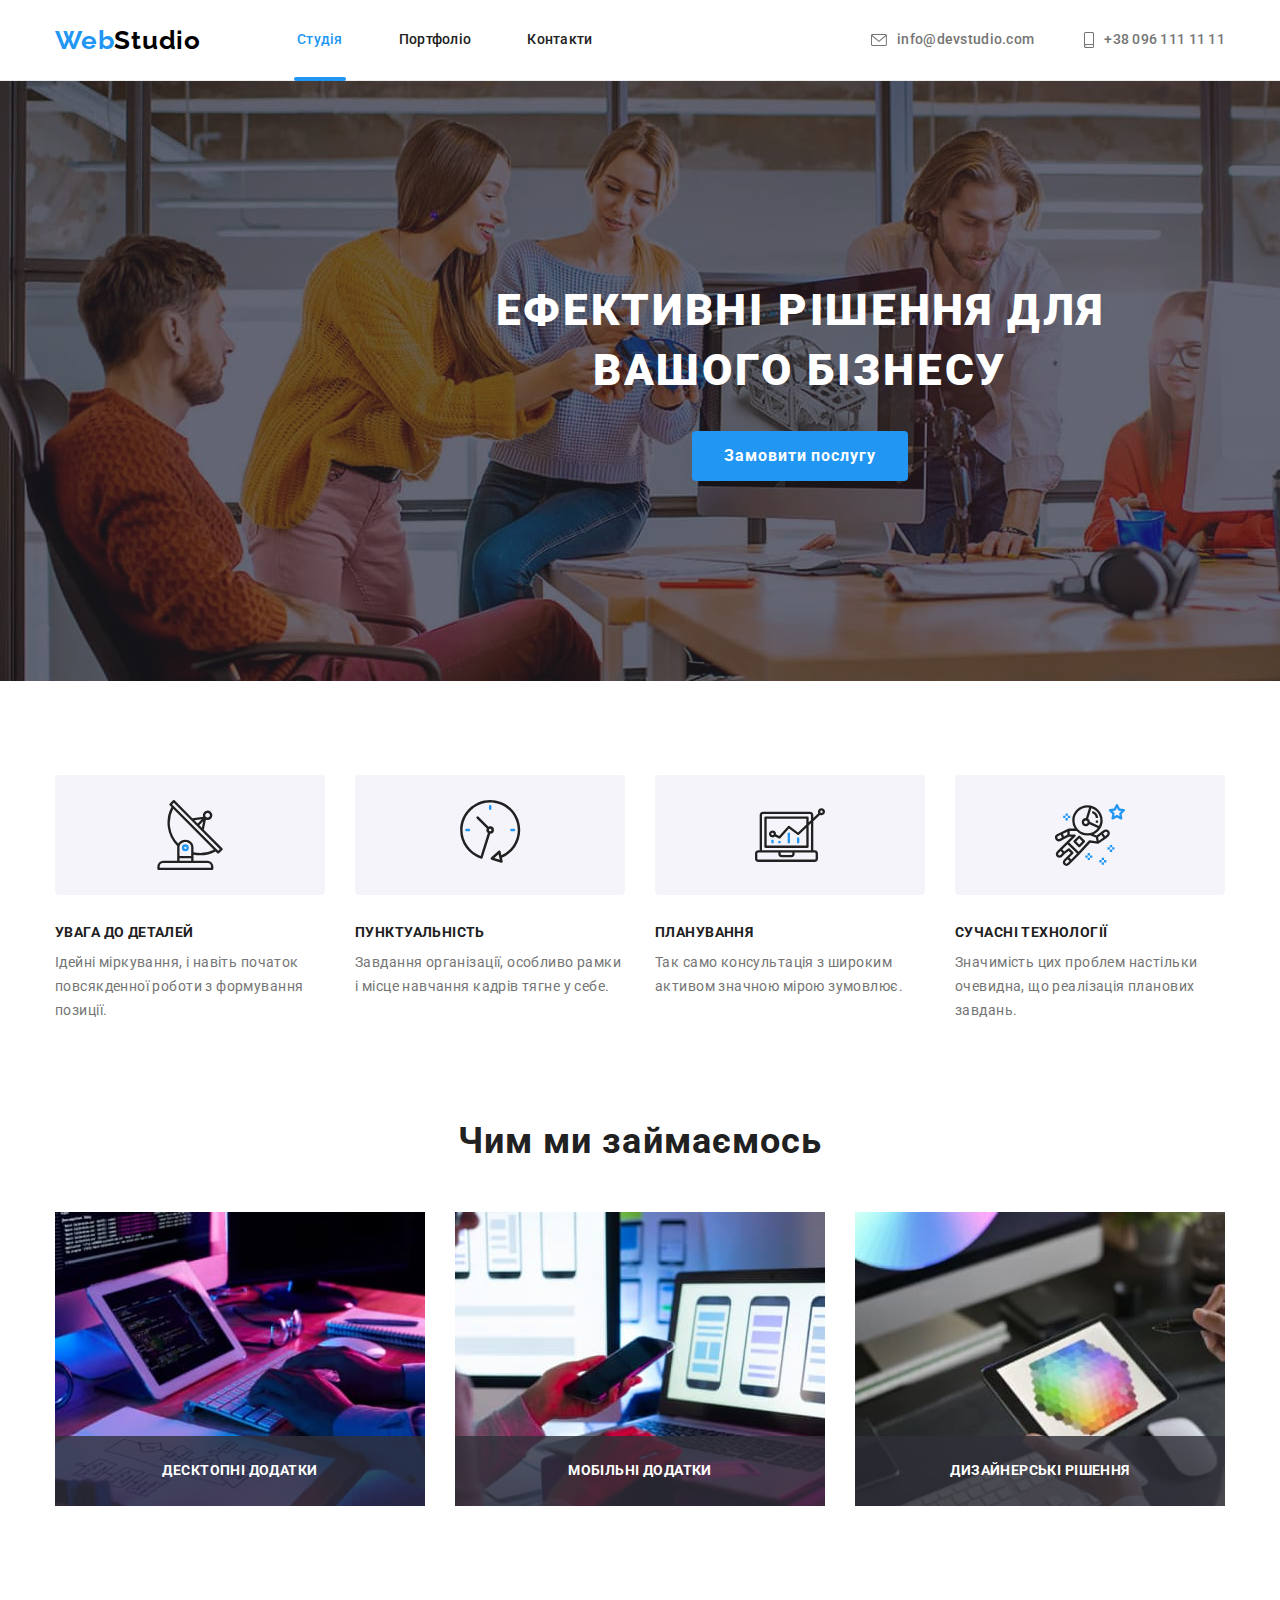
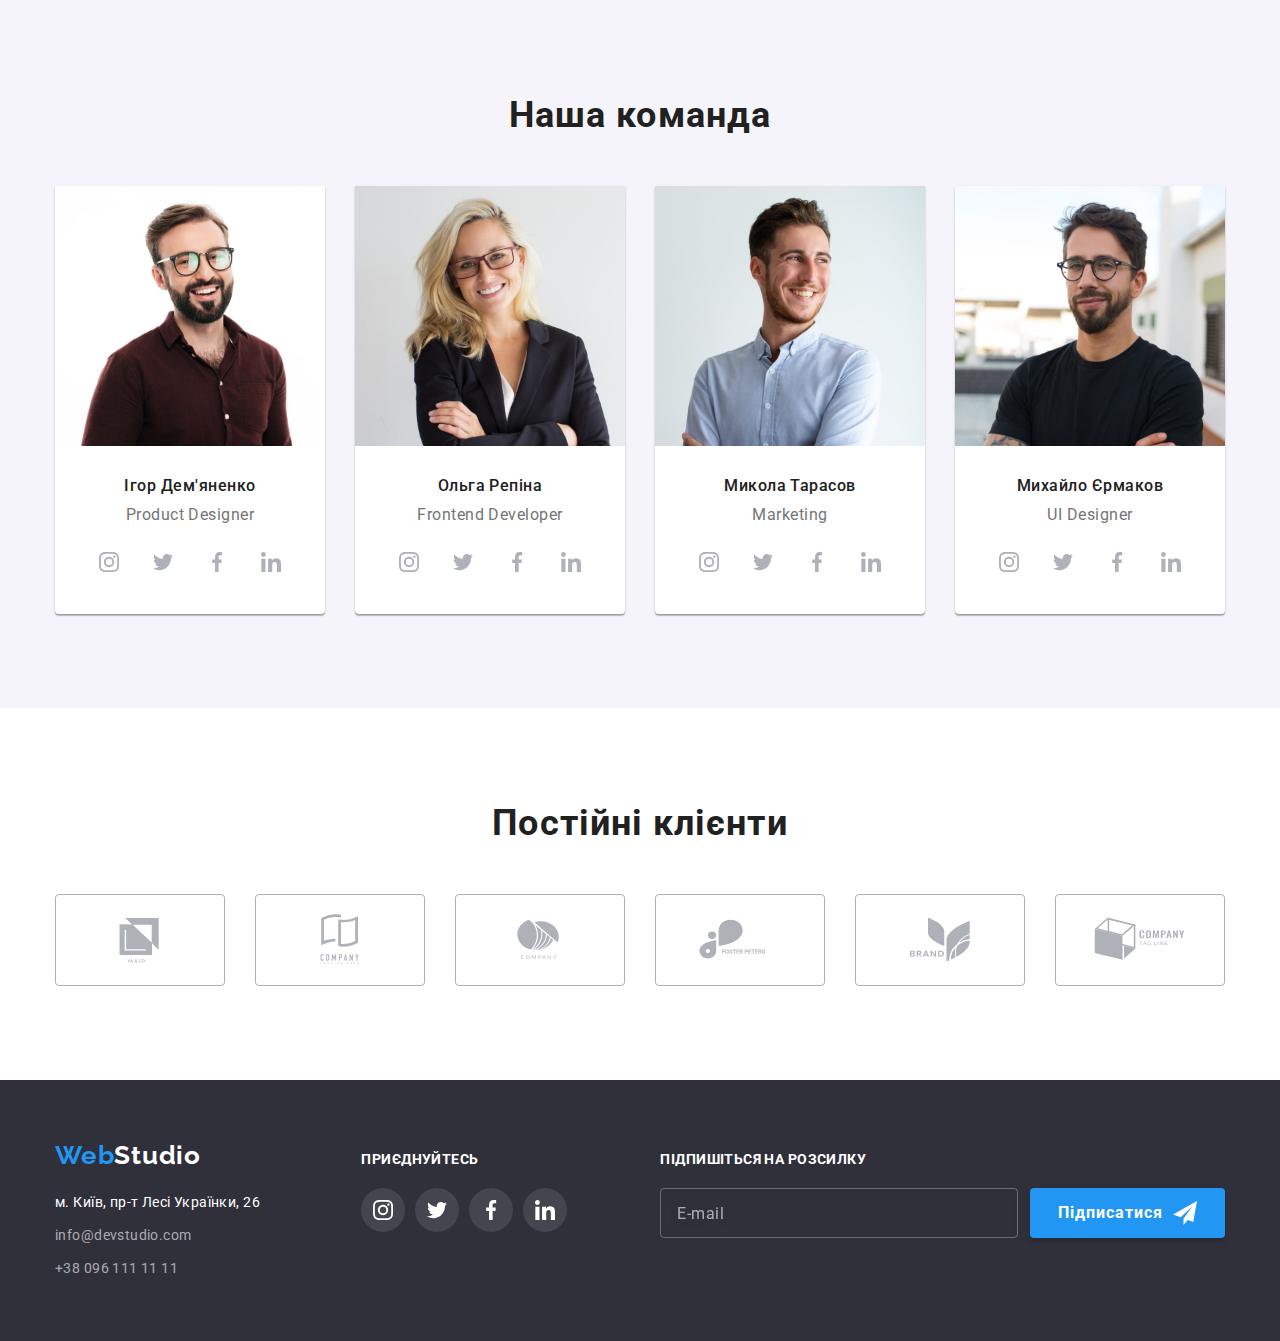
<file: index.html>
<!DOCTYPE html>
<html lang="uk">
<head>
    <meta charset="UTF-8">
    <meta http-equiv="X-UA-Compatible" content="IE=edge">
    <meta name="viewport" content="width=device-width, initial-scale=1.0">
    <title lang="en">Web Studio</title>
    <link rel="preconnect" href="https://fonts.googleapis.com">
    <link rel="preconnect" href="https://fonts.gstatic.com" crossorigin>
    <link href="https://fonts.googleapis.com/css2?family=Raleway:wght@700&family=Roboto:wght@400;500;700;900&display=swap"
        rel="stylesheet">
    <link rel="stylesheet" href="https://cdn.jsdelivr.net/npm/modern-normalize@1.1.0/modern-normalize.min.css">
    <link rel="stylesheet" href="./css/styles.css" />
</head>

<body>
    <header class="page-header">
        <div class="container page-header-container">
            <a class="logo link" href="./index.html">
                Web<span class="logo-part-header">Studio</span>
            </a>
            
            <nav class="page-nav">
                <ul class="menu list">
                    <li class="menu-item"> <a class="link menu-link current-link" href="./index.html">Студія</a></li>
                    <li class="menu-item"> <a class="link menu-link" href="./portfolio.html">Портфоліо</a></li>
                    <li class="menu-item"> <a class="link menu-link" href="">Контакти</a></li>
                </ul>
            </nav>
            
            <ul class="list contacts">
                <li class="contacts-item">
                    <a class="link contact" href="mailto:info@devstudio.com">
                        <svg class="icon-envelope" width="16" height="12"> 
                            <use href="./images/icons.svg#icon-envelope"></use>
                        </svg>
                        info@devstudio.com
                    </a>
                </li>
                <li class="contacts-item">
                    <a class="link contact" href="tel:+380961111111">
                        <svg class="icon-smartphone" width="10" height="16">
                            <use href="./images/icons.svg#icon-smartphone"></use>
                        </svg>
                        +38 096 111 11 11
                    </a>
                </li>
            </ul>
        </div>
    </header>

    <main>
    
    <section class="hero">
        <div class="container">
            <h1 class="main-title">Ефективні рішення для вашого бізнесу</h1>
            <button class="order-btn" data-modal-open type="button">Замовити послугу</button>
        </div>         
    </section>
   
    <section class="section">
        <div class="container">
            <h2 class="section-title visually-hidden">Особливості</h2>
            <ul class="list features-list">
                <li class="feature-item">
                    <div class="icon-feature">
                        <svg width="70" height="70">
                            <use href="./images/icons.svg#icon-antenna"></use>
                        </svg>
                    </div>
                    <h3 class="feature-title">Увага до деталей</h3>
                    <p class="description feature-desc">Ідейні міркування, і навіть початок повсякденної роботи з формування позиції.</p>
                </li>

                <li class="feature-item">
                    <div class="icon-feature">
                        <svg width="70" height="70">
                            <use href="./images/icons.svg#icon-clock"></use>
                        </svg>
                    </div>                    
                    <h3 class="feature-title">Пунктуальність</h3>
                    <p class="description feature-desc">Завдання організації, особливо рамки і місце навчання кадрів тягне у себе.</p>
                </li>

                <li class="feature-item">
                    <div class="icon-feature">
                        <svg width="70" height="70">
                            <use href="./images/icons.svg#icon-diagram"></use>
                        </svg>
                    </div>                    
                    <h3 class="feature-title">Планування</h3>
                    <p class="description feature-desc">Так само консультація з широким активом значною мірою зумовлює.</p>
                </li>

                <li class="feature-item">
                    <div class="icon-feature">
                        <svg width="70" height="70">
                            <use href="./images/icons.svg#icon-astronaut"></use>
                        </svg>
                    </div>                    
                    <h3 class="feature-title">Сучасні технології</h3>
                    <p class="description feature-desc">Значимість цих проблем настільки очевидна, що реалізація планових завдань.</p>
                </li>
            </ul>
        </div>
        
    </section>

    <section class="section work-field">
        <div class="container">
            <h2 class="section-title">Чим ми займаємось</h2>
            <ul class="list work-field-list">
                <li class="work-field-item">
                    <img src="./images/index/1.jpg" alt="робота з даними на планшеті" width=370 height="294">
                    <p class="work-field-desc">Десктопні додатки</p>
                </li>
                <li class="work-field-item">
                    <img src="./images/index/2.jpg" alt="робота за ноутбуком та смартфоном" width=370 height="294">
                    <p class="work-field-desc">Мобільні додатки</p>
                </li>
                <li class="work-field-item">
                    <img src="./images/index/3.jpg" alt="вибір кольору на екані планшета" width=370 height="294">
                    <p class="work-field-desc">Дизайнерські рішення</p>
                </li>
           </ul>
        </div>
    </section>

    <section class="section team">
        <div class="container">
            <h2 class="section-title">Наша команда</h2>
            <ul class="list team-members">
                <li class="member">
                    <img src="./images/index/photo_1.jpg" alt="усміхнений чоловік в окулярах та в бордовій сорочці" width="270"
                        height="260">
                    <div class="member-desc">
                        <h3 class="name">Ігор Дем'яненко</h3>
                        <p class="position" lang="en">Product Designer</p>
                        <ul class="social-list list">
                            <li class="social-list-item">
                                <a href="" class="social-list-link">
                                    <svg width="20" height="20">
                                        <use href="./images/icons.svg#icon-instagram"></use>
                                    </svg>
                                </a>
                            </li>
                            <li class="social-list-item">
                                <a href="" class="social-list-link">
                                    <svg width="20" height="20">
                                        <use href="./images/icons.svg#icon-twitter"></use>
                                    </svg>
                                </a>
                            </li>
                            <li class="social-list-item">
                                <a href="" class="social-list-link">
                                    <svg width="20" height="20">
                                        <use href="./images/icons.svg#icon-facebook"></use>
                                    </svg>
                                </a>
                            </li>
                            <li class="social-list-item">
                                <a href="" class="social-list-link">
                                    <svg width="20" height="20">
                                        <use href="./images/icons.svg#icon-linkedin"></use>
                                    </svg>
                                </a>
                            </li>
                        </ul>
                    </div>
                </li>
                <li class="member">
                    <img src="./images/index/photo_2.jpg"
                        alt="усміхнена жінка з білявим волоссям в окулярах, вбрана в діловому стилі" width="270" height="260">
                    <div class="member-desc">
                        <h3 class="name">Ольга Репіна</h3>
                        <p class="position" lang="en">Frontend Developer</p>
                        <ul class="social-list list">
                            <li class="social-list-item">
                                <a href="" class="social-list-link">
                                    <svg width="20" height="20">
                                        <use href="./images/icons.svg#icon-instagram"></use>
                                    </svg>
                                </a>
                            </li>
                            <li class="social-list-item">
                                <a href="" class="social-list-link">
                                    <svg width="20" height="20">
                                        <use href="./images/icons.svg#icon-twitter"></use>
                                    </svg>
                                </a>
                            </li>
                            <li class="social-list-item">
                                <a href="" class="social-list-link">
                                    <svg width="20" height="20">
                                        <use href="./images/icons.svg#icon-facebook"></use>
                                    </svg>
                                </a>
                            </li>
                            <li class="social-list-item">
                                <a href="" class="social-list-link">
                                    <svg width="20" height="20">
                                        <use href="./images/icons.svg#icon-linkedin"></use>
                                    </svg>
                                </a>
                            </li>
                        </ul>
                    </div>

                </li>
            
                <li class="member">
                    <img src="./images/index/photo_3.jpg" alt="усміхнений чоловік в бордовій сорочці" width="270" height="260">
                    <div class="member-desc">
                        <h3 class="name">Микола Тарасов</h3>
                        <p class="position" lang="en">Marketing</p>
                        <ul class="social-list list">
                            <li class="social-list-item">
                                <a href="" class="social-list-link">
                                    <svg width="20" height="20">
                                        <use href="./images/icons.svg#icon-instagram"></use>
                                    </svg>
                                </a>
                            </li>
                            <li class="social-list-item">
                                <a href="" class="social-list-link">
                                    <svg width="20" height="20">
                                        <use href="./images/icons.svg#icon-twitter"></use>
                                    </svg>
                                </a>
                            </li>
                            <li class="social-list-item">
                                <a href="" class="social-list-link">
                                    <svg width="20" height="20">
                                        <use href="./images/icons.svg#icon-facebook"></use>
                                    </svg>
                                </a>
                            </li>
                            <li class="social-list-item">
                                <a href="" class="social-list-link">
                                    <svg width="20" height="20">
                                        <use href="./images/icons.svg#icon-linkedin"></use>
                                    </svg>
                                </a>
                            </li>
                        </ul>
                    </div>
                </li>
            
                <li class="member">
                    <img src="./images/index/photo_4.jpg" alt="усміхнений чоловік в бордовій сорочці" width="270" height="260">
                    <div class="member-desc">
                        <h3 class="name">Михайло Єрмаков</h3>
                        <p class="position" lang="en">UI Designer</p>
                        <ul class="social-list list">
                            <li class="social-list-item">
                                <a href="" class="social-list-link">
                                    <svg width="20" height="20">
                                        <use href="./images/icons.svg#icon-instagram"></use>
                                    </svg>
                                </a>
                            </li>
                            <li class="social-list-item">
                                <a href="" class="social-list-link">
                                    <svg width="20" height="20">
                                        <use href="./images/icons.svg#icon-twitter"></use>
                                    </svg>
                                </a>
                            </li>
                            <li class="social-list-item">
                                <a href="" class="social-list-link">
                                    <svg width="20" height="20">
                                        <use href="./images/icons.svg#icon-facebook"></use>
                                    </svg>
                                </a>
                            </li>
                            <li class="social-list-item">
                                <a href="" class="social-list-link">
                                    <svg width="20" height="20">
                                        <use href="./images/icons.svg#icon-linkedin"></use>
                                    </svg>
                                </a>
                            </li>
                        </ul>
                    </div>
                </li>
            </ul>
        </div>
    </section>
    

    <section class="section clients">
        <div class="container">
            <h2 class="section-title">Постійні клієнти</h2>
            <ul class="list clients-list">
                <li class="clients-list-item">
                    <a href="" class="clients-list-link">
                        <svg width="102" height="60">
                            <use href="./images/icons.svg#icon-logo_cl1"></use>
                        </svg>
                    </a>
                </li>

                <li class="clients-list-item">
                    <a href="" class="clients-list-link">
                        <svg width="102" height="60">
                            <use href="./images/icons.svg#icon-logo_cl2"></use>
                        </svg>
                    </a>
                </li>

                <li class="clients-list-item">
                    <a href="" class="clients-list-link">
                        <svg width="102" height="60">
                            <use href="./images/icons.svg#icon-logo_cl3"></use>
                        </svg>
                    </a>
                </li>

                <li class="clients-list-item">
                    <a href="" class="clients-list-link">
                        <svg width="102" height="60">
                            <use href="./images/icons.svg#icon-logo_cl4"></use>
                        </svg>
                    </a>
                </li>

                <li class="clients-list-item">
                    <a href="" class="clients-list-link">
                        <svg width="102" height="60">
                            <use href="./images/icons.svg#icon-logo_cl5"></use>
                        </svg>
                    </a>
                </li>

                <li class="clients-list-item">
                    <a href="" class="clients-list-link">
                        <svg width="102" height="60">
                            <use href="./images/icons.svg#icon-logo_cl6"></use>
                        </svg>
                    </a>
                </li>
            </ul>
        </div>
    </section>
    </main>

    <footer class="footer">
        <div class="container footer-cont">
            <div class="address-container">
                <a class="link logo" href="./index.html">
                    Web<span class="logo-part-footer">Studio</span>
                </a>
                
                <address class="address">
                    <ul class="list address-list">
                        <li class="address-list-item"><a class="link location" href="https://goo.gl/maps/fPZRtLzm8wP5tE1H6">м. Київ, пр-т Лесі Українки, 26</a></li>
                        <li class="address-list-item"><a class="link contact" href="mailto:info@devstudio.com">info@devstudio.com</a></li>
                        <li class="address-list-item"><a class="link contact" href="tel:+380961111111">+38 096 111 11 11</a></li>
                    </ul>
                </address>
            </div>
            
            <div class="join-us-wrapper">
                <p class="join-us-text">Приєднуйтесь</p>
                <ul class="social-list list">
                    <li class="social-list-item">
                        <a href="" class="social-list-link join-us-link">
                            <svg width="20" height="20">
                                <use href="./images/icons.svg#icon-instagram"></use>
                            </svg>
                        </a>
                    </li>
                    <li class="social-list-item">
                        <a href="" class="social-list-link join-us-link">
                            <svg width="20" height="20">
                                <use href="./images/icons.svg#icon-twitter"></use>
                            </svg>
                        </a>
                    </li>
                    <li class="social-list-item">
                        <a href="" class="social-list-link join-us-link">
                            <svg width="20" height="20">
                                <use href="./images/icons.svg#icon-facebook"></use>
                            </svg>
                        </a>
                    </li>
                    <li class="social-list-item">
                        <a href="" class="social-list-link join-us-link">
                            <svg width="20" height="20">
                                <use href="./images/icons.svg#icon-linkedin"></use>
                            </svg>
                        </a>
                    </li>
                </ul>
            </div>

            <form class="subscribe-form">
                <p class="join-us-text">Підпишіться на розсилку</p>
                <div class="subscribe-wrapper">
                    <input type="email" name="user_email" class="subscribe-email-input" placeholder="E-mail" required>
                    <button type="submit" class="subscribe-submit">
                        Підписатися
                        <svg class="icon-send" width="24" height="24">
                            <use href="./images/icons.svg#icon-send"></use>
                        </svg>
                    </button>
                </div> 
            </form>
        </div>
    </footer>

    <div class="backdrop is-hidden" data-modal>
        <div class="modal">
            <form class="modal-form">
                <p class="modal-form-header">Залиште свої дані, ми вам передзвонимо</p>

                <label class="modal-form-field">
                    <span class="modal-form-input-desc">Ім'я</span>
                    <span class="modal-form-input-wrapper">
                        <input 
                            type="text" 
                            name="user_name" 
                            class="modal-form-input" 
                            required 
                            pattern="[a-zA-Zа-яА-Я]+"
                            minlength="2">
                        <svg class="modal-form-icon" width="18" height="18">
                            <use href="./images/icons.svg#icon-person-black">
                            </use>
                        </svg>
                    </span>
                </label>

                <label class="modal-form-field">
                    <span class="modal-form-input-desc">Телефон</span>
                    <span class="modal-form-input-wrapper">
                        <input type="tel" name="user_phone" class="modal-form-input" required pattern="[0-9]{3}-[0-9]{3}-[0-9]{2}-[0-9]{2}"
                            title="xxx-xxx-xx-xx">
                        <svg class="modal-form-icon" width="18" height="18">
                            <use href="./images/icons.svg#icon-phone-black">
                            </use>
                        </svg>
                    </span>
                </label>

                <label class="modal-form-field">
                    <span class="modal-form-input-desc">Пошта</span>
                    <span class="modal-form-input-wrapper">
                        <input type="email" name="user_email" class="modal-form-input" />
                        <svg class="modal-form-icon" width="18" height="18">
                            <use href="./images/icons.svg#icon-email-black">
                            </use>
                        </svg>
                    </span>
                </label>

                <label class="modal-form-field message">
                    <span class="modal-form-input-desc">Коментар</span>
                    <textarea 
                        name="user_message" 
                        class="modal-form-message" 
                        placeholder="Введіть текст"
                    ></textarea>
                </label>

                <input 
                    id="user-policy" 
                    type="checkbox" 
                    name="user_policy" 
                    class="modal-form-check visually-hidden">
                <label for="user-policy" class="modal-form-check-desc">
                    <span class="modal-form-fake-checkbox">
                        <svg class="fake-checkbox-icon" width="16" height="15">
                            <use href="./images/icons.svg#icon-check"></use>
                        </svg>
                    </span>
                Погоджуюся з розсилкою та приймаю&nbsp<a href="" class="terms-link link">Умови договору</a>
                </label>

                <button type="submit" class="modal-form-submit">Відправити</button>

                <button type="button" class="modal-close-btn" data-modal-close>
                    <svg class="modal-close-btn-icon" width="18" height="18">
                        <use href="./images/icons.svg#icon-close-modal">
                        </use>
                    </svg>
                </button>
            </form>
        </div>
    </div>

    <script src="./js/modal.js"></script>
</body>
</html>
</file>
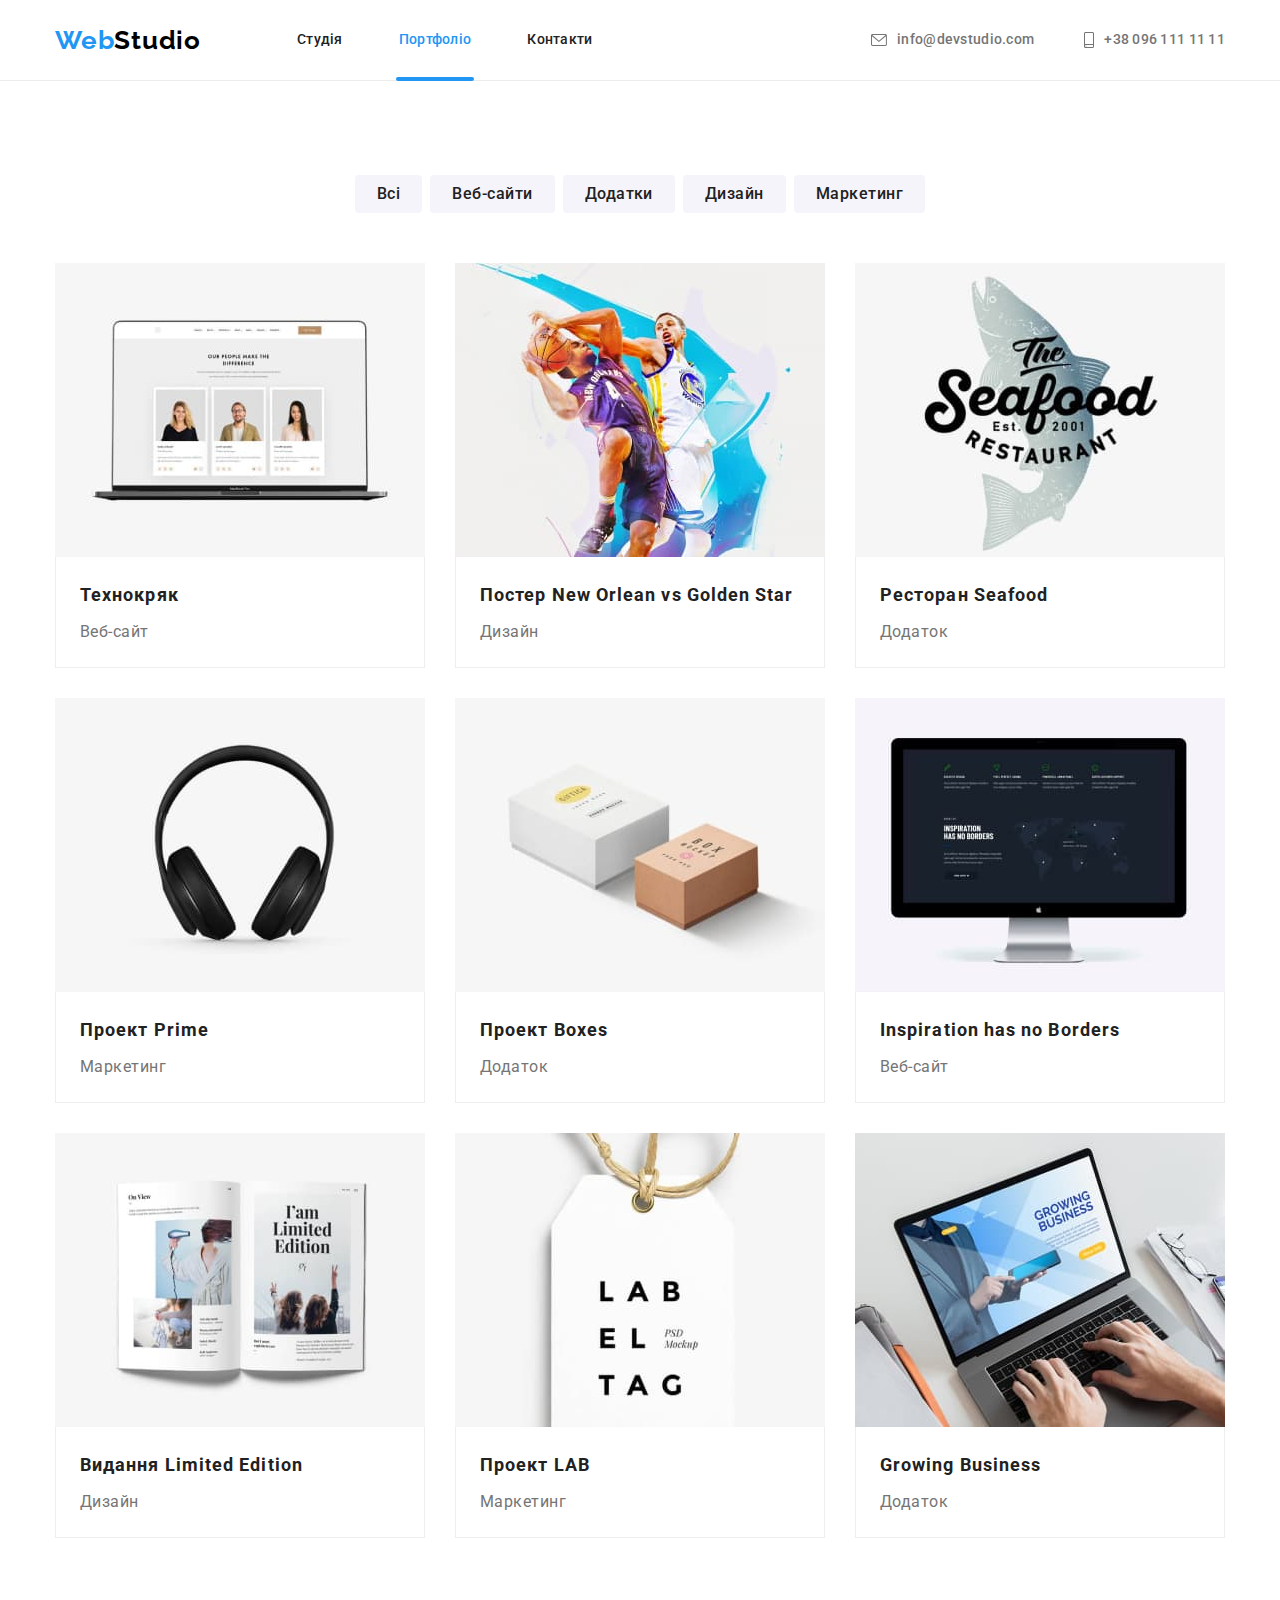
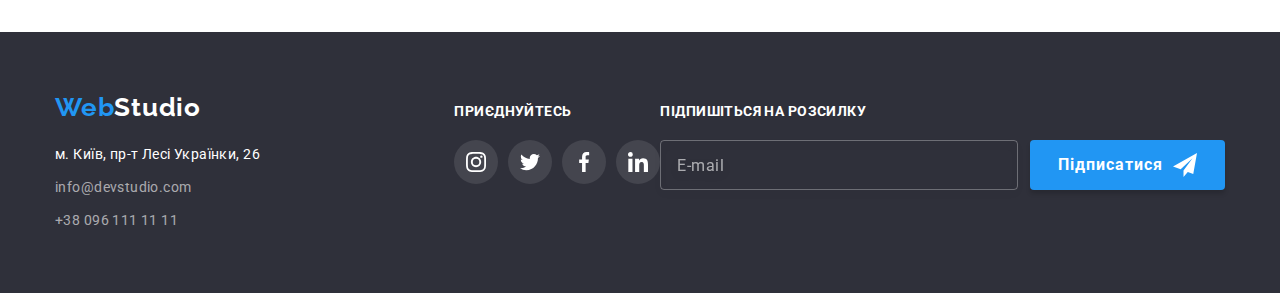
<file: portfolio.html>
<!DOCTYPE html>
<html lang="uk">

<head>
    <meta charset="UTF-8">
    <meta http-equiv="X-UA-Compatible" content="IE=edge">
    <meta name="viewport" content="width=device-width, initial-scale=1.0">
    <title lang="en">Portfolio</title>
    <link rel="preconnect" href="https://fonts.googleapis.com">
    <link rel="preconnect" href="https://fonts.gstatic.com" crossorigin>
    <link href="https://fonts.googleapis.com/css2?family=Raleway:wght@700&family=Roboto:wght@400;500;700;900&display=swap"
        rel="stylesheet">
    <link rel="stylesheet" href="https://cdn.jsdelivr.net/npm/modern-normalize@1.1.0/modern-normalize.min.css">
    <link rel="stylesheet" href="./css/styles.css" />
</head>

<body>
    <header class="page-header">
        <div class="container page-header-container">
            <a class="logo link" href="./index.html">
                Web<span class="logo-part-header">Studio</span>
            </a>
    
            <nav class="page-nav">
                <ul class="menu list">
                    <li class="menu-item"> <a class="link menu-link" href="./index.html">Студія</a></li>
                    <li class="menu-item"> <a class="link menu-link current-link" href="./portfolio.html">Портфоліо</a></li>
                    <li class="menu-item"> <a class="link menu-link" href="">Контакти</a></li>
                </ul>
            </nav>
    
            <ul class="list contacts">
                <li class="contacts-item">
                    <a class="link contact" href="mailto:info@devstudio.com">
                        <svg class="icon-envelope" width="16" height="12">
                            <use href="./images/icons.svg#icon-envelope"></use>
                        </svg>
                        info@devstudio.com
                    </a>
                </li>
                <li class="contacts-item">
                    <a class="link contact" href="tel:+380961111111">
                        <svg class="icon-smartphone" width="10" height="16">
                            <use href="./images/icons.svg#icon-smartphone"></use>
                        </svg>
                        +38 096 111 11 11
                    </a>
                </li>
            </ul>
        </div>
    </header>

    <main>
        <section class="section">
            <div class="container">
                <h1 class="section-title visually-hidden">Наші роботи</h1>
                
                <ul class="list filter-list">
                    <li class="filter-list-item"><button class="filter-btn" type="button">Всі</button></li>
                    <li class="filter-list-item"><button class="filter-btn" type="button">Веб-сайти</button></li>
                    <li class="filter-list-item"><button class="filter-btn" type="button">Додатки</button></li>
                    <li class="filter-list-item"><button class="filter-btn" type="button">Дизайн</button></li>
                    <li class="filter-list-item"><button class="filter-btn" type="button">Маркетинг</button></li>
                </ul>
                
                <ul class="examples list">
                    <li class="example-item">
                        <a href="" class="link exemple-link">
                            <div class="example-item-img-wrapper">
                                <img src="./images/portfolio/Tehnocryak.jpg" alt="головна сторінка веб-сайту з ключавими особами компанії" width="370"
                                    height="294">
                                <p class="overlay">Ресурс пропонує комплексні пропозиції з різним рівнем функціоналу та сервісів. Все це дозволить відвідувачу отримати
                                    вичерпні відомості про компанію чи приватну особу.</p>
                            </div>
                            <div class="project-item-wrapper">
                                <h2 class="project-name">Технокряк</h2>
                                <p class="project-type">Веб-сайт</p>                            
                            </div> 
                        </a>
                    </li>
                    
                    <li class="example-item">
                        <a href="" class="link exemple-link">
                            <div class="example-item-img-wrapper">
                                <img src="./images/portfolio/poster-new-orlean.jpg" alt="постер до матчу НБА між Н'ю Орлеан та голден стар" width="370"
                                    height="294">
                                <p class="overlay">Ресурс пропонує комплексні пропозиції з різним рівнем функціоналу та сервісів. Все це дозволить
                                    відвідувачу отримати
                                    вичерпні відомості про компанію чи приватну особу.</p>
                            </div>
                            <div class="project-item-wrapper">
                                <h2 class="project-name">Постер New Orlean vs Golden Star</h2>
                                <p class="project-type">Дизайн</p>
                            </div>
                        </a>
                    </li>

                    <li class="example-item">
                        <a href="" class="link exemple-link">
                            <div class="example-item-img-wrapper">
                                <img src="./images/portfolio/rest-seafood.jpg" alt="логотип рибного ресторану" width="370" height="294">
                                <p class="overlay">Ресурс пропонує комплексні пропозиції з різним рівнем функціоналу та сервісів. Все це дозволить
                                    відвідувачу отримати
                                    вичерпні відомості про компанію чи приватну особу.</p>
                            </div>
                            <div class="project-item-wrapper">
                                <h2 class="project-name">Ресторан Seafood</h2>
                                <p class="project-type">Додаток</p>
                            </div>
                        </a>
                    </li>

                    <li class="example-item">
                        <a href="" class="link exemple-link">
                            <div class="example-item-img-wrapper">
                                <img src="./images/portfolio/proj-prime.jpg" alt="навушники" width="370" height="294">
                                <p class="overlay">Ресурс пропонує комплексні пропозиції з різним рівнем функціоналу та сервісів. Все це дозволить
                                    відвідувачу отримати
                                    вичерпні відомості про компанію чи приватну особу.</p>
                            </div>                            
                            <div class="project-item-wrapper">
                                <h2 class="project-name">Проект Prime</h2>
                                <p class="project-type">Маркетинг</p>
                            </div>
                        </a>
                    </li>

                    <li class="example-item">
                        <a href="" class="link exemple-link">
                            <div class="example-item-img-wrapper">
                                <img src="./images/portfolio/proj-boxes.jpg" alt="коробочки на світлому фоні" width="370" height="294">
                                <p class="overlay">Ресурс пропонує комплексні пропозиції з різним рівнем функціоналу та сервісів. Все це дозволить
                                    відвідувачу отримати
                                    вичерпні відомості про компанію чи приватну особу.</p>
                            </div>               
                            <div class="project-item-wrapper">
                                <h2 class="project-name">Проект Boxes</h2>
                                <p class="project-type">Додаток</p>
                            </div>
                        </a>
                    </li>

                    <li class="example-item">
                        <a href="" class="link exemple-link">
                            <div class="example-item-img-wrapper">
                                <img src="./images/portfolio/insp-has-no-borders.jpg" alt="головна сторінка сайту в темних тонах з мапою світу"
                                    width="370" height="294">
                                <p class="overlay">Ресурс пропонує комплексні пропозиції з різним рівнем функціоналу та сервісів. Все це дозволить
                                    відвідувачу отримати
                                    вичерпні відомості про компанію чи приватну особу.</p>
                            </div>
                            <div class="project-item-wrapper">
                                <h2 class="project-name">Inspiration has no Borders</h2>
                                <p class="project-type">Веб-сайт</p>
                            </div>
                        </a>
                    </li>

                    <li class="example-item">
                        <a href="" class="link exemple-link">
                            <div class="example-item-img-wrapper">
                                <img src="./images/portfolio/lim-edit.jpg" alt="розгортка журналу" width="370" height="294">
                                <p class="overlay">Ресурс пропонує комплексні пропозиції з різним рівнем функціоналу та сервісів. Все це дозволить
                                    відвідувачу отримати
                                    вичерпні відомості про компанію чи приватну особу.</p>
                            </div>
                            <div class="project-item-wrapper">
                                <h2 class="project-name">Видання Limited Edition</h2>
                                <p class="project-type">Дизайн</p>
                            </div>
                        </a>
                    </li>

                    <li class="example-item">
                        <a href="" class="link exemple-link">
                            <div class="example-item-img-wrapper">
                                <img src="./images/portfolio/lab.jpg" alt="бірка" width="370" height="294">
                                <p class="overlay">Ресурс пропонує комплексні пропозиції з різним рівнем функціоналу та сервісів. Все це дозволить
                                    відвідувачу отримати
                                    вичерпні відомості про компанію чи приватну особу.</p>
                            </div>
                            <div class="project-item-wrapper">
                                <h2 class="project-name">Проект LAB</h2>
                                <p class="project-type">Маркетинг</p>
                            </div>
                        </a>                                                
                    </li>

                    <li class="example-item">
                        <a href="" class="link exemple-link">
                            <div class="example-item-img-wrapper">
                                <img src="./images/portfolio/grow-biz.jpg" alt="відкрита основна сторінка сайту на ноутбуці" width="370" height="294">
                                <p class="overlay">Ресурс пропонує комплексні пропозиції з різним рівнем функціоналу та сервісів. Все це дозволить
                                    відвідувачу отримати
                                    вичерпні відомості про компанію чи приватну особу.</p>
                            </div>
                            <div class="project-item-wrapper">
                                <h2 class="project-name">Growing Business</h2>
                                <p class="project-type">Додаток</p>
                            </div>
                        </a>                          
                    </li>
                </ul>
            </div>
        </section>

    </main>

    <footer class="footer">
        <div class="container footer-cont">
            <div class="address-container">
                <a class="link logo" href="./index.html">
                    Web<span class="logo-part-footer">Studio</span>
                </a>
    
                <address class="address">
                    <ul class="list address-list">
                        <li class="address-list-item"><a class="link location"
                                href="https://goo.gl/maps/fPZRtLzm8wP5tE1H6">м. Київ, пр-т Лесі Українки, 26</a></li>
                        <li class="address-list-item"><a class="link contact"
                                href="mailto:info@devstudio.com">info@devstudio.com</a></li>
                        <li class="address-list-item"><a class="link contact" href="tel:+380961111111">+38 096 111 11 11</a>
                        </li>
                    </ul>
                </address>
            </div>
    
            <div>
                <p class="join-us-text">Приєднуйтесь</p>
                <ul class="social-list list">
                    <li class="social-list-item">
                        <a href="" class="social-list-link join-us-link">
                            <svg width="20" height="20">
                                <use href="./images/icons.svg#icon-instagram"></use>
                            </svg>
                        </a>
                    </li>
                    <li class="social-list-item">
                        <a href="" class="social-list-link join-us-link">
                            <svg width="20" height="20">
                                <use href="./images/icons.svg#icon-twitter"></use>
                            </svg>
                        </a>
                    </li>
                    <li class="social-list-item">
                        <a href="" class="social-list-link join-us-link">
                            <svg width="20" height="20">
                                <use href="./images/icons.svg#icon-facebook"></use>
                            </svg>
                        </a>
                    </li>
                    <li class="social-list-item">
                        <a href="" class="social-list-link join-us-link">
                            <svg width="20" height="20">
                                <use href="./images/icons.svg#icon-linkedin"></use>
                            </svg>
                        </a>
                    </li>
                </ul>
            </div>
    
            <form>
                <p class="join-us-text">Підпишіться на розсилку</p>
                <div class="subscribe-wrapper">
                    <input type="email" name="user_email" class="subscribe-email-input" placeholder="E-mail" required>
                    <button type="submit" class="subscribe-submit">
                        Підписатися
                        <svg class="icon-send" width="24" height="24">
                            <use href="./images/icons.svg#icon-send"></use>
                        </svg>
                    </button>
                </div>
            </form>
        </div>
    </footer>
    
</body>
</html>
</file>
<file: css/styles.css>
:root{
    --main-font: 'Roboto', sans-serif;
    --logo-font: 'Raleway', sans-serif;

    --accent-color: #2196F3;
    --order-btn-hover-color: #188CE8;
    --main-text-color: #212121;
    --muted-text-color: #757575;
    --light-text-color: #FFFFFF;
    --dark-logo-text-color: #000000;
    --mute-logo-transparent-text: rgba(255, 255, 255, 0.6);

    --bg-primary-color: #FFFFFF; 
    --bg-main-dark-color: #2F303A;
    --bg-team-section-color: #F5F4FA;
    --bg-card-color: #FFFFFF;
    --bg-filter-btn: #F5F4FA;

    --card-border-color: #EEEEEE;
    --header-border-color: #ECECEC;
    --input-border-color: rgba(33, 33, 33, 0.2);

    --icon-color: #AFB1B8;

    --transition-duration-and-func: 250ms cubic-bezier(0.4, 0, 0.2, 1);
}

h1,h2,h3,h4,p {
    margin-top: 0;
    margin-bottom: 0;
    margin-block-start: 0;
    margin-block-end: 0;
}

ul, ol {
    margin-top: 0;
    margin-bottom: 0;
    padding-left: 0;
}

img {
    display: block;
    max-width: 100%;
    height: auto;
}

button {
    cursor: pointer;
}

body{
    font-family: var(--main-font);
    background-color: var(--bg-primary-color);
}

.list {
    list-style: none;
}

.link{
    text-decoration: none;
}

/*=========== COMPONENTS ===========*/

/*============= HEADER =============*/
.page-header {
    border-bottom: 1px solid var(--header-border-color);
}

.container {
    width: 1200px;
    margin-right: auto;
    margin-left: auto;
    padding-right: 15px;
    padding-left: 15px;
}

.page-header-container {
    display: flex;
    align-items: center;
}

.page-header-container > .logo {
    margin-right: 93px;
}

.menu {
    display: flex;
}

.contacts {
    display: flex;
}

.logo{
    font-family: var(--logo-font);
    color: var(--accent-color);
    font-weight: 700;
    font-size: 26px;
    line-height: 1.19;     
    letter-spacing: 0.03em;
}

.logo-part-header {
    color: var(--dark-logo-text-color);
}

.menu-item{
    position: relative;
}

.menu-item:not(:last-child){
    margin-right: 50px;
}

.menu-link {
    display: block;
    padding-top: 32px;
    padding-bottom: 32px;
    padding-right: 3px;
    padding-left: 3px;

    color: var(--main-text-color);
    font-weight: 500;
    font-size: 14px;
    line-height: 1.14;
    letter-spacing: 0.02em;

    transition: color var(--transition-duration-and-func);
}

.current-link{
    color: var(--accent-color);
}

.current-link::after{
    position: absolute;
    bottom: 0;
    left: 0;
        
    content: '';
    display: block;
    width: 100%;
    height: 4px;
    background: var(--accent-color);
    border-radius: 2px;
    margin-bottom: -1px;
}

.menu-link:hover,
.menu-link:focus{
    color: var(--accent-color);
}

.contact{
    font-weight: 500;
    font-size: 14px;
    line-height: 1.14;
    letter-spacing: 0.02em;

    color: var(--muted-text-color);

    transition: color var(--transition-duration-and-func);
}

.contacts{
    margin-left: auto;
}

.contacts-item:not(:last-child) {
    margin-right: 50px;    
}

.contacts-item > .contact{
    display: flex;
    align-items: center;
}

.icon-envelope {
    margin-right: 10px;
    fill: currentColor;
}

.icon-smartphone{
    margin-right: 10px;
    fill: currentColor;
}

.contacts-item > .link {
    padding-top: 32px;
    padding-bottom: 32px;
}

/*============= /HEADER =============*/

/*============= PAGE STUDIO =============*/
/*============= HERO =============*/
.hero{
    width: 1600px;
    height: 600px;
    margin-right: auto;
    margin-left: auto;

    padding-top: 200px;
    padding-bottom: 200px;
    
    background-color: var(--bg-main-dark-color);
    background-image:   linear-gradient(rgba(47, 48, 58, 0.4),rgba(47, 48, 58, 0.4)), url(../images/index/bg_hero.jpg);
    background-repeat: no-repeat;
    background-position: center;
    background-size: cover;
}

.main-title{
    display: block;
    width: 696px;
    margin-right: auto;
    margin-left: auto;
    margin-bottom: 30px;

    font-weight: 900;
    font-size: 44px;
    line-height: 1.36;
    text-align: center;
    letter-spacing: 0.06em;
    text-transform: uppercase;

    color: var(--light-text-color); 
}

.order-btn{
    margin-right: auto;
    margin-left: auto;
    padding-top: 10px;
    padding-bottom: 10px;
    padding-right: 32px;
    padding-left: 32px;
    
    font-family: inherit;
    font-weight: 700;
    font-size: 16px;
    line-height: 1.88;
    text-align: center;
    display: flex;
    letter-spacing: 0.06em;

    color: var(--light-text-color);

    background-color: var(--accent-color);
    border-radius: 4px;
    border: none;  

    transition: background-color var(--transition-duration-and-func);
}

.order-btn:hover,
.order-btn:focus{
    background-color: var(--order-btn-hover-color);
}
/*============= /HERO =============*/

/*============= FEATURES =============*/
.section {
    padding-top: 94px;
    padding-bottom: 94px;
}

.section-title{
    font-weight: 700;
    font-size: 36px;
    line-height: 1.17;
    text-align: center;
    letter-spacing: 0.03em;
    
    color: var(--main-text-color);
}

.visually-hidden {
    position: absolute;
    width: 1px;
    height: 1px;
    margin: -1px;
    border: 0;
    padding: 0;
    white-space: nowrap;
    clip-path: inset(100%);
    clip: rect(0 0 0 0);
    overflow: hidden;
}

.features-list{
    display: flex;
}

.feature-title{
    margin-bottom: 10px;

    font-weight: 700;
    font-size: 14px;
    line-height: 1.14;
    letter-spacing: 0.03em;
    text-transform: uppercase;
    
    color: var(--main-text-color);
}

.icon-feature {
    display: flex;
    justify-content: center;
    align-items: center;

    width: 270px;
    height: 120px;

    margin-bottom: 30px;
    background-color:var(--bg-filter-btn);
    border-radius: 4px;
}

.description{
    font-size: 14px;
    line-height: 1.71;
    letter-spacing: 0.03em;
    
    color: var(--muted-text-color);
}

.feature-desc{
    width: 270px;
    min-height: 75px;
}

.feature-item:not(:last-child) {
    margin-right: 30px;
}
/*============= /FEATURES =============*/

/*============= WORK-FIELD =============*/
.work-field{
    padding-top: 0;
}

.section-title{
    margin-bottom: 50px;
}

.work-field-list{
    display: flex;
    flex-wrap: wrap;
    gap: 30px;
}

.work-field-item{
    position: relative;
}

.work-field-desc{
    position: absolute;
    bottom: 0;
    left: 0;

    display: block;
    
    width: 100%;    

    padding: 27px 0px;
    font-weight: 700;
    font-size: 14px;
    line-height: 1.14;
    text-align: center;
    letter-spacing: 0.03em;
    text-transform: uppercase;

    color: var(--light-text-color);

    background-color: rgba(47, 48, 58, 0.8);
}
/*============= /WORK-FIELD =============*/

/*============= TEAM =============*/
.team-members{
    display: flex;
    flex-wrap: wrap;
    gap: 30px;
}

.team{
    background-color: var(--bg-team-section-color);
}

.member{
    background-color: var(--bg-card-color);
    border-radius: 0px 0px 4px 4px;
    box-shadow: 0px 1px 3px rgba(0, 0, 0, 0.12), 0px 1px 1px rgba(0, 0, 0, 0.14), 0px 2px 1px rgba(0, 0, 0, 0.2);
}

.member-desc{
    padding-top: 30px;
    padding-bottom: 30px;
}

.name{
    margin-bottom: 10px;

    font-weight: 500;
    font-size: 16px;
    line-height: 1.19;
    letter-spacing: 0.03em;
    text-align: center;
        
    color: var(--main-text-color);
}

.position{
    font-size: 16px;
    line-height: 1.19;
    letter-spacing: 0.03em;
    text-align: center;
    margin-bottom: 16px;
    
    color: var(--muted-text-color);
}

.social-list-item {
    display: block;
    width: 44px;
    height: 44px;
}
.social-list-link {
    display: flex;
    justify-content: center;
    align-items: center;

    width: 100%;
    height: 100%;
    border-radius: 50%;
    fill: var(--icon-color);

    transition: background-color var(--transition-duration-and-func), fill var(--transition-duration-and-func);
}

.social-list {
    display: flex;
    justify-content: center;
    gap: 10px;
}

.social-list-link:hover,
.social-list-link:focus {
    background-color: var(--accent-color);
    fill: var(--light-text-color);
}
/*============= /TEAM =============*/

/*============= CLIENTS =============*/
.clients-list-link {
    display: flex;
    justify-content: center;
    align-items: center;

    width: 170px;
    height: 92px;

    border: 1px solid var(--icon-color);
    border-radius: 4px;
    fill: var(--icon-color); 

    transition: border-color var(--transition-duration-and-func), fill var(--transition-duration-and-func);
}

.clients-list {
    display: flex;
    justify-content: center;
    gap: 30px;
}

.clients-list-link:hover,
.clients-list-link:focus {
    fill: var(--accent-color);
    border-color: var(--accent-color);
}
/*============= /CLIENTS =============*/

/*========== MODAL WINDOW ==========*/
.backdrop {
    position: fixed;
    z-index: 100;
    top: 0;
    left: 0;
    width: 100%;
    height: 100%;

    background-color: rgba(0, 0, 0, 0.2);

    transition: opacity var(--transition-duration-and-func), visibility var(--transition-duration-and-func);
}

.backdrop.is-hidden {
    opacity: 0;
    visibility: hidden;
    pointer-events: none;
}

.modal {
    position: absolute;
    top: 50%;
    left: 50%;
    transform: translate(-50%, -50%);

    width: 528px;
    height: 581px;
    background: var(--bg-card-color);
    box-shadow: 0px 1px 3px rgba(0, 0, 0, 0.12), 0px 1px 1px rgba(0, 0, 0, 0.14), 0px 2px 1px rgba(0, 0, 0, 0.2);
    border-radius: 4px;

    padding: 40px;
}

.modal-close-btn {
    position: absolute;
    top: 8px;
    right: 8px;

    display: flex;
    justify-content: center;
    align-items: center;
    background-color: transparent;
    border: 1px solid rgba(0, 0, 0, 0.1);
    padding: 0;
    height: 30px;
    width: 30px;
    border-radius: 50%;

    transition: border-color var(--transition-duration-and-func);
}

.modal-close-btn:hover,
.modal-close-btn:focus {
    border-color: var(--accent-color);
}

.modal-close-btn-icon {
    transition: fill var(--transition-duration-and-func);
}

.modal-close-btn:hover .modal-close-btn-icon,
.modal-close-btn:focus .modal-close-btn-icon {
    fill: var(--accent-color);
}
/*========== /MODAL WINDOW ==========*/

/*========== MODAL FORM ==========*/
.modal-form {
    display: flex;
    flex-direction: column;
}

.modal-form-header{
    margin-bottom: 12px;

    font-weight: 700;
    font-size: 20px;
    line-height: 1.15;
    text-align: center;
    letter-spacing: 0.03em;
    
    color: var(--main-text-color);
}

.modal-form-field{
    margin-bottom: 10px; 
}

.modal-form-input{
    width: 100%;
    height: 40px;
    border: 1px solid var(--input-border-color);
    border-radius: 4px;
    padding-left: 42px;

    font-size: 14px;
    line-height: 1.17;
    letter-spacing: 0.01em;
    
    transition: border-color var(--transition-duration-and-func);
}

.modal-form-input:focus{
    outline: none;
    border-color: var(--accent-color);
} 

.modal-form-input-desc{
    display: block;
    margin-bottom: 4px;

    font-size: 12px;
    line-height: 1.17;

    letter-spacing: 0.01em;

    color: var(--muted-text-color);
}

.modal-form-input-wrapper{
    position: relative;
    display: block;
}

.modal-form-icon{
    position: absolute;
    top: 50%;
    left: 12px;
    transform: translate(0, -50%);
    
    transition: fill var(--transition-duration-and-func)
}

.modal-form-input:focus+.modal-form-icon {
    fill: var(--accent-color);
}

.modal-form-message{
    display: block;
    width: 100%;
    height: 120px;
    resize: none;
    padding: 12px 16px;
    
    border: 1px solid var(--input-border-color);
    border-radius: 4px;

    font-size: 12px;
    line-height: 1.17;
    
    letter-spacing: 0.01em;

    transition: border-color var(--transition-duration-and-func);
}

.modal-form-message::placeholder {
    font-size: 12px;
    line-height: 1.17;
    letter-spacing: 0.01em;

    color: rgba(117, 117, 117, 0.5);
}

.modal-form-message:focus {
    outline: none;
    border-color: var(--accent-color);
}

.modal-form-check-desc{
    display: flex;
    justify-content: center;
    align-items: center;
    margin-bottom: 30px;

    font-size: 14px;
    line-height: 1.71;
    letter-spacing: 0.03em;

    color: var(--muted-text-color);
}

.message {
    margin-bottom: 20px;
}

.modal-form-fake-checkbox{
    display: flex;
    align-items: center;
    justify-content: center;
    margin-right: 7px;
    width: 16px;
    height: 15px;
    box-shadow: inset 0 0 0 2px var(--main-text-color);
    border-radius: 2px;
    overflow: hidden;
        
    cursor: pointer;

    transition: box-shadow var(--transition-duration-and-func), outline var(--transition-duration-and-func);
}

.terms-link{
    text-decoration-line: underline;
    text-decoration-skip-ink: none;
    color: var(--accent-color);
}

.fake-checkbox-icon{
    top: 0;
    left: 0;
    opacity: 0;

    transition: opacity var(--transition-duration-and-func);
}

.modal-form-check:checked+.modal-form-check-desc .fake-checkbox-icon {
    opacity: 1;
    background-color: var(--accent-color);
}

.modal-form-check:checked+.modal-form-check-desc .modal-form-fake-checkbox {
    box-shadow: none;
}

.modal-form-check:focus+.modal-form-check-desc .modal-form-fake-checkbox {
    outline: 2px solid var(--accent-color);
}

.modal-form-check:focus:checked+.modal-form-check-desc .modal-form-fake-checkbox {
    outline: none;
}

.modal-form-submit {
    margin-right: auto;
    margin-left: auto;
    padding-top: 10px;
    padding-bottom: 10px;
    padding-right: 52px;
    padding-left: 52px;

    font-family: inherit;
    font-weight: 700;
    font-size: 16px;
    line-height: 1.88;
    text-align: center;
    display: flex;
    letter-spacing: 0.06em;

    color: var(--light-text-color);

    background-color: var(--accent-color);
    border-radius: 4px;
    border: none;
    box-shadow: 0px 4px 4px rgba(0, 0, 0, 0.15) ;

    transition: background-color var(--transition-duration-and-func);
}

.modal-form-submit:hover,
.modal-form-submit:focus {
    background-color: var(--order-btn-hover-color);
}

/*========== /MODAL FORM ==========*/

/*============= /PAGE STUDIO =============*/

/*============= FOOTER =============*/
.footer{
    padding-top: 60px;
    padding-bottom: 60px;

    background-color: var(--bg-main-dark-color);
}

.address-container{
    flex-grow: 1;
}

.address-container > .logo {
    display: block;
    margin-bottom: 20px;
}

.logo-part-footer {
    color: var(--light-text-color);
}

.address {
    font-style: normal;
}

.address-list-item:not(:last-child) {
    margin-bottom: 9px;
}

.location{
    font-weight: 400;
    font-size: 14px;
    line-height: 1.71;
    letter-spacing: 0.03em;
    
    color: var(--light-text-color);
}

.address-list-item > .contact{
    font-weight: 400;
    font-size: 14px;
    line-height: 1.71;
    letter-spacing: 0.03em;
    
    color: var(--mute-logo-transparent-text);

    transition: color var(--transition-duration-and-func);
}

.contact:hover,
.contact:focus {
    color: var(--accent-color);
}

.join-us-text {
    margin-bottom: 20px;

    font-weight: 700;
    font-size: 14px;
    line-height: 1.14;
    letter-spacing: 0.03em;
    text-transform: uppercase;

    color: var(--light-text-color);
}

.join-us-link {
    background-color: rgba(255, 255, 255, 0.1);
    fill: var(--bg-card-color);
}

.footer-cont {
    display: flex;
    align-items: baseline;
}

.join-us-wrapper{
    margin-left: 70px;
}

.subscribe-form{
    margin-left: 93px;

}

.subscribe-email-input{
    width: 358px;
    height: 50px;
    padding: 15px 0 15px 16px;
    background-color: transparent;
    border: 1px solid rgba(255, 255, 255, 0.3);
    filter: drop-shadow(0px 4px 4px rgba(0, 0, 0, 0.15));
    border-radius: 4px;

    color: var(--light-text-color);

    transition: border-color var(--transition-duration-and-func);
}

.subscribe-submit{
    padding-top: 10px;
    padding-bottom: 10px;
    padding-right: 28px;
    padding-left: 28px;

    font-family: inherit;
    font-weight: 700;
    font-size: 16px;
    line-height: 1.88;
    text-align: center;
    display: flex;
    align-items: center;
    gap: 10px;
    letter-spacing: 0.06em;

    color: var(--light-text-color);

    background-color: var(--accent-color);
    border-radius: 4px;
    border: none;
    box-shadow: 0px 4px 4px rgba(0, 0, 0, 0.15);
    transition: background-color var(--transition-duration-and-func);
}
 
 .subscribe-submit:hover,
 .subscribe-submit:focus {
     background-color: var(--order-btn-hover-color);
 }

.subscribe-email-input::placeholder {
    font-size: 16px;
    line-height: 1.25;
    
    letter-spacing: 0.03em;

    color: rgba(255, 255, 255, 0.6);
}

.subscribe-email-input:focus {
    outline: none;
    border-color: var(--accent-color);
}

.subscribe-wrapper{
    display: flex;
    gap: 12px;
}



/*============= /FOOTER =============*/

/*============= PAGE PORTFOLIO =============*/
.filter-list {
    display: flex;
    flex-wrap: wrap;
    justify-content: center;
    margin-bottom: 50px;
}

.filter-list-item:not(:last-child){
    margin-right: 8px;
}

.filter-btn{
    padding-top: 6px;
    padding-bottom: 6px;
    padding-right: 22px;
    padding-left: 22px;

    font-family: inherit;
    font-weight: 500;
    font-size: 16px;
    line-height: 1.63;
    letter-spacing: 0.03em;
    
    text-align: center;
    
    color: var(--main-text-color);

    background-color: var(--bg-filter-btn);
    border-radius: 4px;
    border: 0;

    transition: color var(--transition-duration-and-func), background-color var(--transition-duration-and-func), box-shadow var(--transition-duration-and-func);
}

.filter-btn:hover,
.filter-btn:focus{
    color: var(--light-text-color);
    background-color: var(--accent-color);
    box-shadow: 0px 3px 1px rgba(0, 0, 0, 0.1), 0px 1px 2px rgba(0, 0, 0, 0.08), 0px 2px 2px rgba(0, 0, 0, 0.12);
}

.examples {
    display: flex;
    flex-wrap: wrap;
    gap: 30px;
}

.example-item {
    flex-basis: calc((100% - 60px) / 3);
}

.example-item-img-wrapper{
    position: relative;
    overflow: hidden;
}

.overlay{
    position: absolute;
    bottom: 0;
    left: 0;
    width: 100%;
    height: 100%;
    overflow: auto;
    transform: translate(0, 100%);
    transition: transform var(--transition-duration-and-func);

    padding: 62px 24px;
    background-color: rgba(33, 150, 243, 0.9);

    font-size: 18px;
    line-height: 1.56;
    letter-spacing: 0.03em;

    color: var(--light-text-color);
    padding: 62px 24px;
}

.project-item-wrapper{
   padding-top: 20px;
   padding-bottom: 20px;
   padding-right: 24px;
   padding-left: 24px;
   border: 1px solid var(--card-border-color);
   border-top: none;
}

.project-name{
    margin-bottom: 4px;

    font-weight: 700;
    font-size: 18px;
    line-height: 2;
    letter-spacing: 0.06em;

    color:var(--main-text-color);
}

.project-type{
    font-size: 16px;
    line-height: 1.88;
    letter-spacing: 0.03em;
    
    color: var(--muted-text-color);
}

.exemple-link {
    display: block;
    box-shadow: none;

    transition: box-shadow var(--transition-duration-and-func);
}

.exemple-link:hover .overlay,
.exemple-link:focus .overlay {
    transform: translate(0,0);
}

.exemple-link:hover,
.exemple-link:focus {
    box-shadow: 0px 1px 1px rgba(0, 0, 0, 0.12), 0px 4px 4px rgba(0, 0, 0, 0.06), 1px 4px 6px rgba(0, 0, 0, 0.16);
}
/*============= /PAGE PORTFOLIO =============*/
</file>
